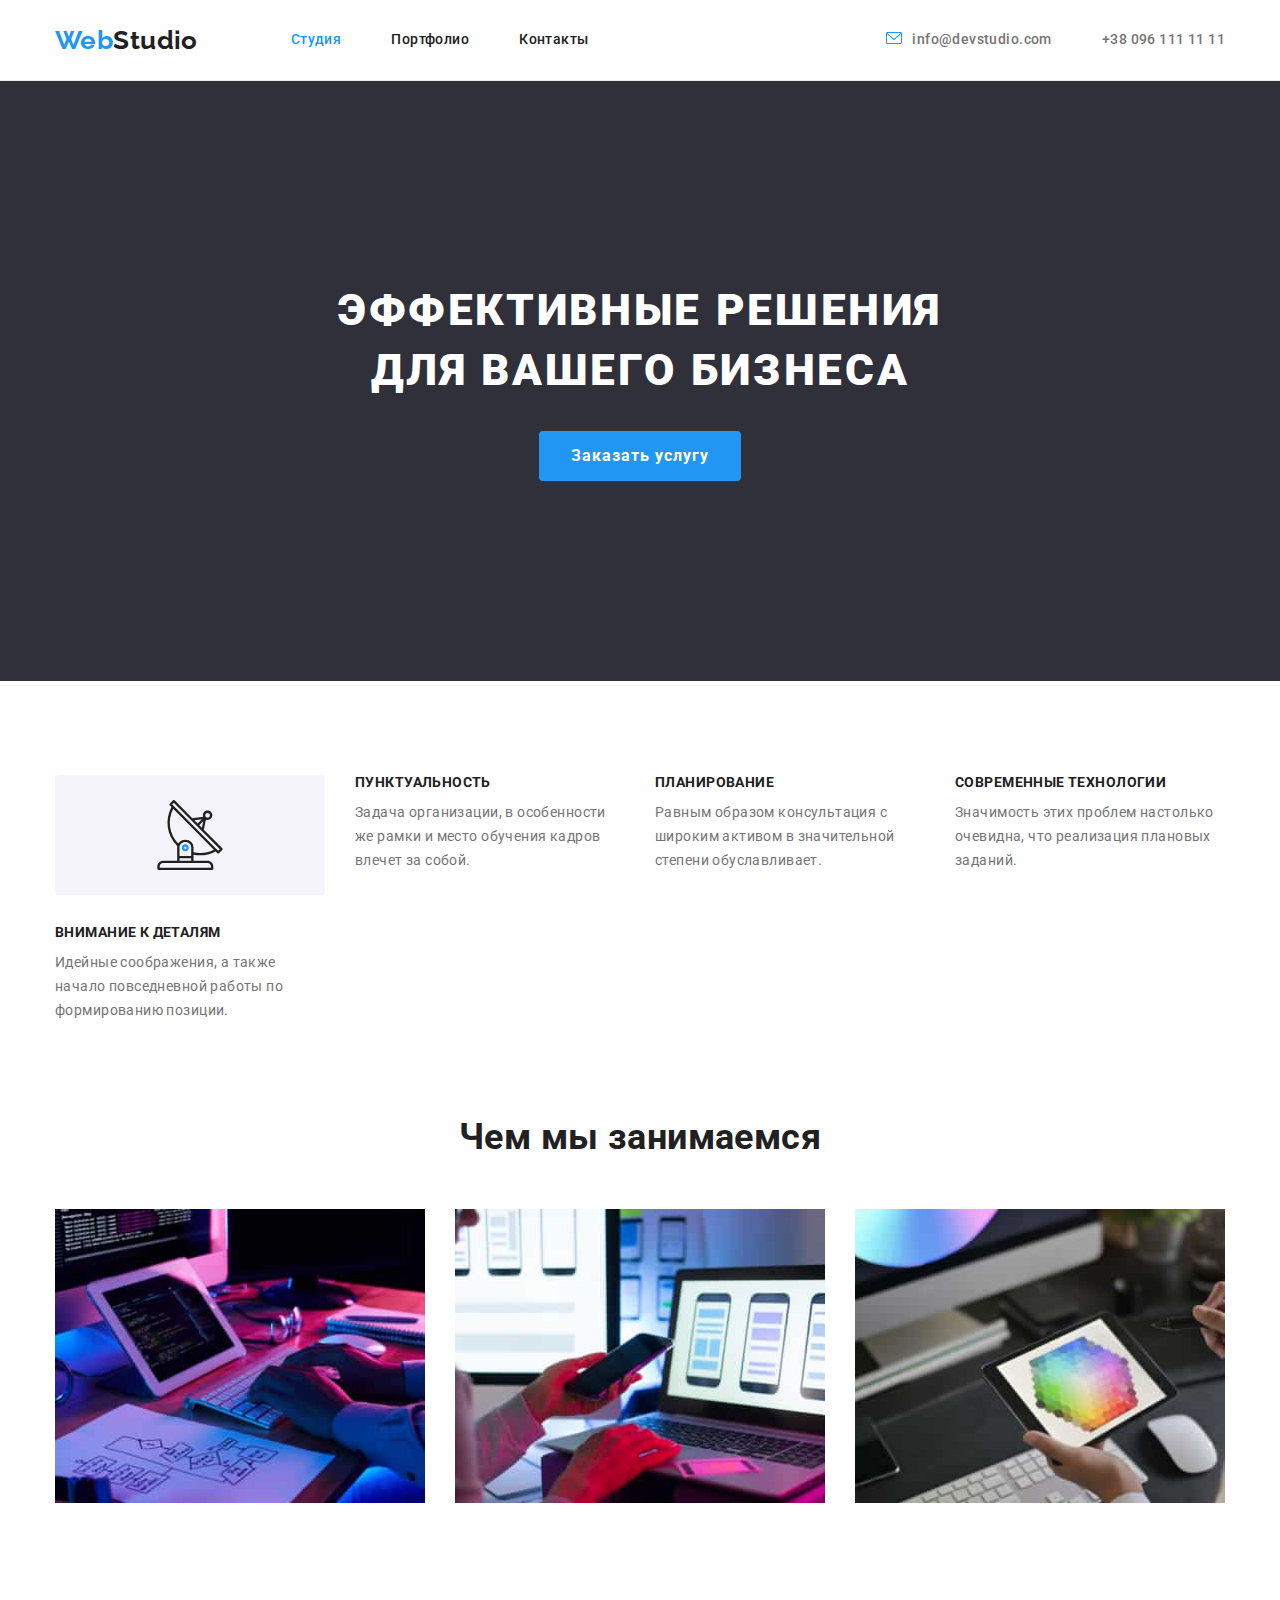
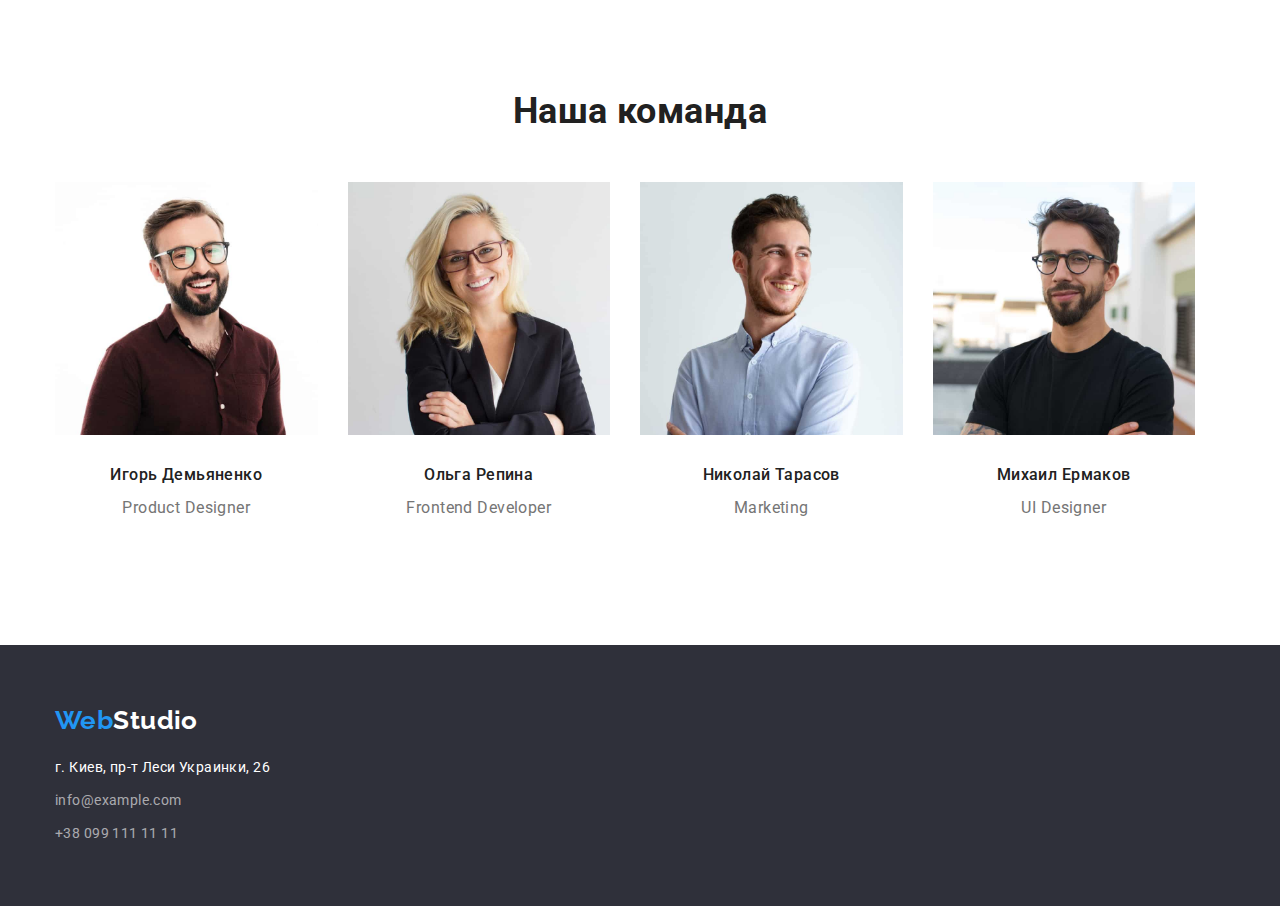
<file: index.html>
<!DOCTYPE html>
<html lang="ru">
<head>
    <meta charset="UTF-8">
    <meta http-equiv="X-UA-Compatible" content="IE=edge">
    <meta name="viewport" content="width=device-width, initial-scale=1.0">
    <title>Студия</title>
    <link href="https://fonts.googleapis.com/css2?family=Raleway:wght@700&family=Roboto:wght@400;500;700;900&display=swap"
      rel="stylesheet"
    />
    <link rel="stylesheet" href="https://cdnjs.cloudflare.com/ajax/libs/modern-normalize/1.1.0/modern-normalize.min.css">
    <link rel="stylesheet" href="css/style.css">
</head>
<body>
    <header class="line-header" >
        <div class="conteiner nav-header">
            <nav class="nav">
                <a class="logo" href="#"> <span class="web">Web</span><span class="studio">Studio</span></a>
                <ul class="nav-line">
                    <li class="nav-list"><a  href="#" class="nav-button current ">Студия</a></li>
                    <li class="nav-list"><a  href="./portfolio.html" class="nav-button">Портфолио</a></li>
                    <li class="nav-list"><a  href="#" class="nav-button">Контакты</a></li>
                </ul>
            </nav>
                <ul class="nav-item">
                    <li class="nav-list "> <a class="nav-button icon-convert" href="mailto:info@devstudio.com" >info@devstudio.com</a></li>
                    <li class="nav-list"><a  href="tel:+380961111111"  class="nav-button">+38 096 111 11 11</a></li>
                </ul>
        </div>       
        </header>
        <main>
        <section class=" section header-color">
            <h1 class="header">Эффективные решения для вашего бизнеса</h1>
            <button  type="button" class="header-button ">Заказать услугу</button>
           
       
    </section>
    
        <section class="section hide-item">
            <div class="conteiner ">
                <h2 class="hide">Особенности</h2>
                <ul class="feature">
                    <li class="feature-item icon-anten">
                        <h3 class="title" >Внимание к деталям</h3>
                        <p class="paragraph">Идейные соображения, а также начало повседневной работы по формированию позиции.</p>
                    </li>
                    <li class="feature-item">
                        <h3 class="title">Пунктуальность</h3>
                        <p class="paragraph">Задача организации, в особенности же рамки и место обучения кадров влечет за собой.</p>
                    </li>
                    <li class="feature-item">
                        <h3 class="title">Планирование</h3>
                        <p class="paragraph">Равным образом консультация с широким активом в значительной степени обуславливает.</p>
                    </li>
                    <li class="feature-item">
                        <h3 class="title">Современные технологии</h3>
                        <p class="paragraph">Значимость этих проблем настолько очевидна, что реализация плановых заданий.</p>
                    </li>
                </ul>
            </div>
        
        </section>
    
    
        <section class="section">
            <div class="conteiner">
                <h2 class="title-work">Чем мы занимаемся</h2>
            <ul class="title-img">
                <li class="work-studio"> <img src="./images/studio/box_1.jpg" alt="Создаем программный продукт" width="370"> </li>
                <li class="work-studio"> <img src="./images/studio/box_2.jpg" alt="Работа во всех типах устройств" width="370"></li>
                <li class="work-studio"> <img src="./images/studio/box_3.jpg" alt="Работаем над цветокоррекцией" width="370"></li>
            </ul>
            </div>
        </section>
    
    
        <section class=" section team">
            <div class="conteiner">
                <h2 class="title-work">Наша команда</h2>
            <ul class="work-team">
                <li class="work-people"> <img src="./images/studio/img_1.jpg" alt="Игорь Демьяненко" width="270"> <div class="img-people"> <h3 class="img-work">Игорь Демьяненко</h3> <p class="paragraph">Product Designer</p></div></li>
                <li class="work-people"> <img src="./images/studio/img_2.jpg" alt="Ольга Репина" width="270"> <div  class="img-people"> <h3 class="img-work">Ольга Репина</h3> <p class="paragraph">Frontend Developer</p></div></li>
                <li class="work-people"> <img src="./images/studio/img_3.jpg" alt="Николай Тарасов" width="270"> <div class="img-people"> <h3 class="img-work">Николай Тарасов</h3> <p class="paragraph">Marketing</p></div></li>
                <li class="work-people"> <img src="./images/studio/img_4.jpg" alt="Михаил Ермаков" width="270"> <div class="img-people"> <h3 class="img-work">Михаил Ермаков</h3> <p class="paragraph">UI Designer</p></div></li>
            </ul>
            </div>
        </section>
    
    </main>
    
        <footer class=" section footer ">
            <div class="conteiner ">
                <a href="#" class="logo"><span class="web">Web</span>Studio</a>
            <address class="fooret-address">
                <ul>
                    <li class="footer-item"> <a class="footer-button" href="https://goo.gl/maps/piqngm7oDQpEDh6u6" target="_blank" rel="noopener nofollow noreferrer">г. Киев, пр-т Леси Украинки, 26</a></li>
                    <li class="footer-item"> <a class="footer-button connect" href="mailto:info@devstudio.com">info@example.com</a></li>
                    <li class="footer-item"> <a class="footer-button connect" href="tel:+380991111111">+38 099 111 11 11</a> </li>
                </ul>
            </address>
            </div>
        </footer>
    
</body>
</html>
</file>
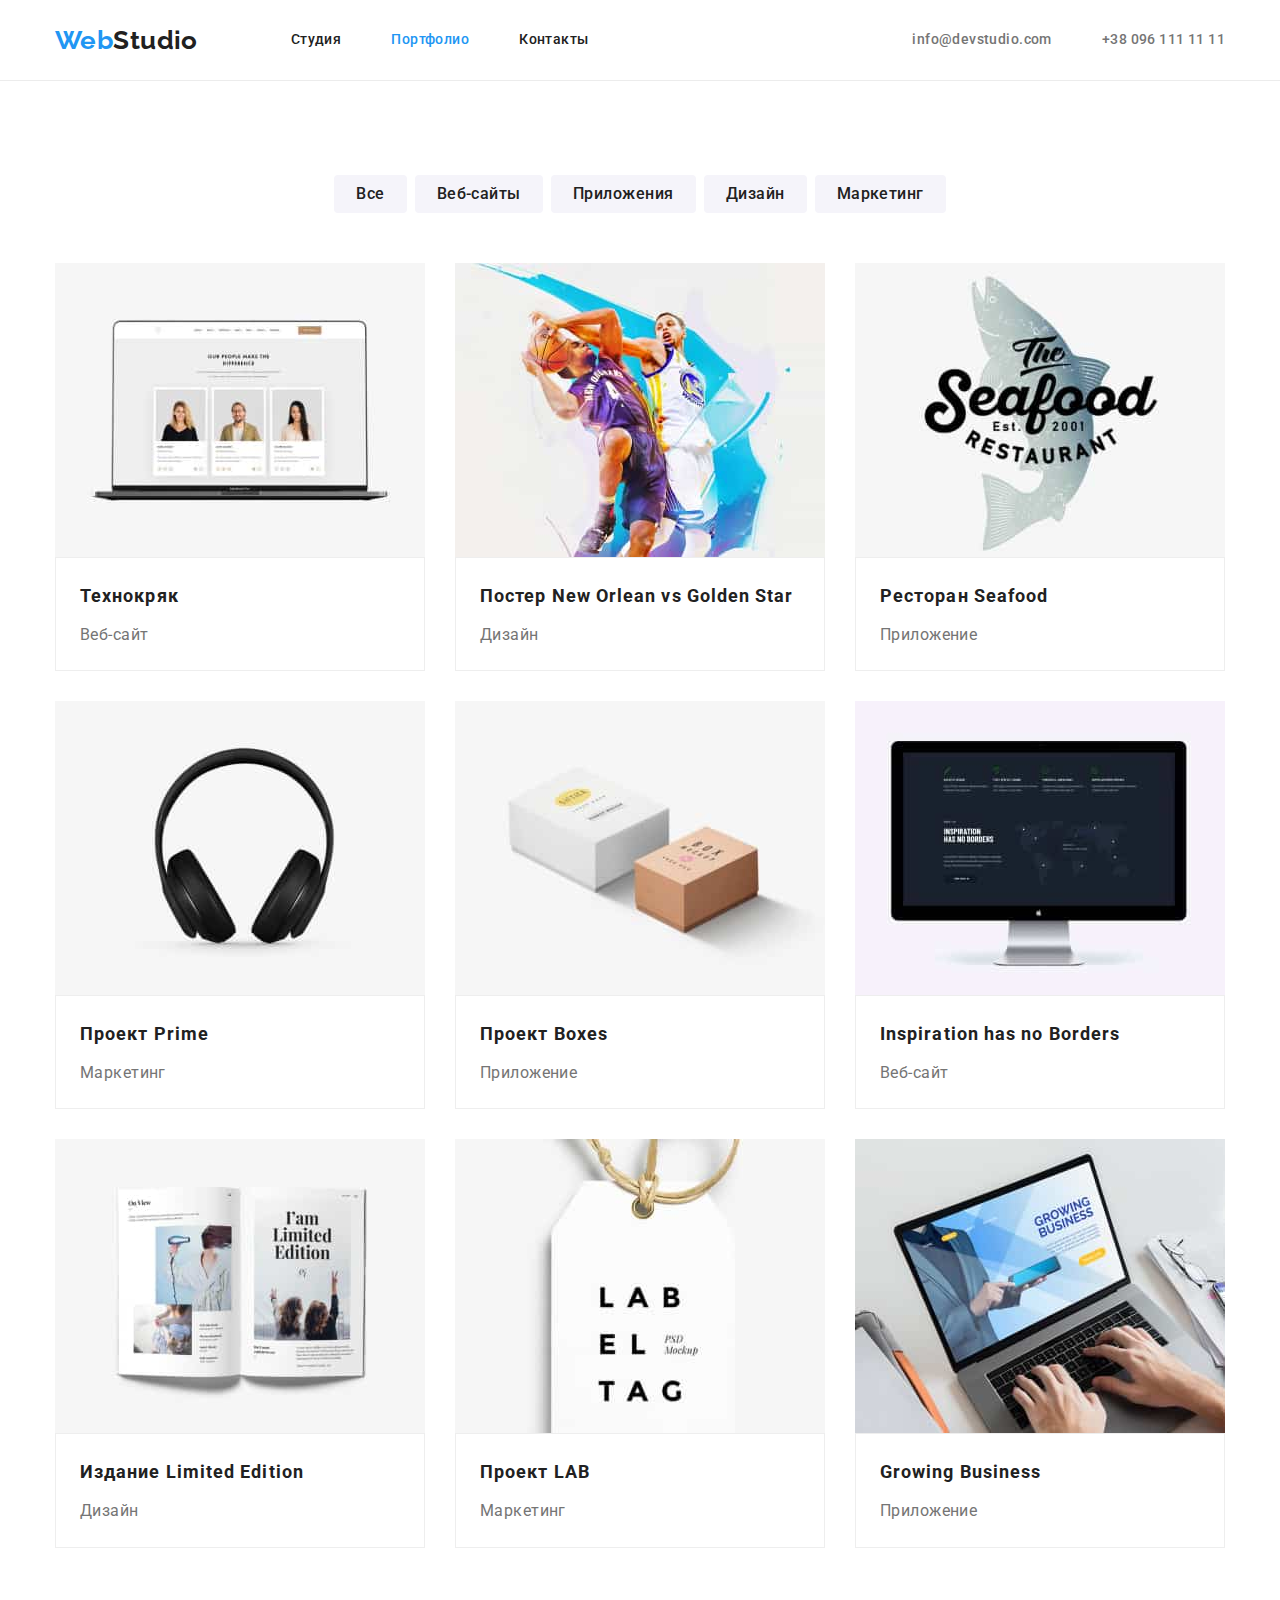
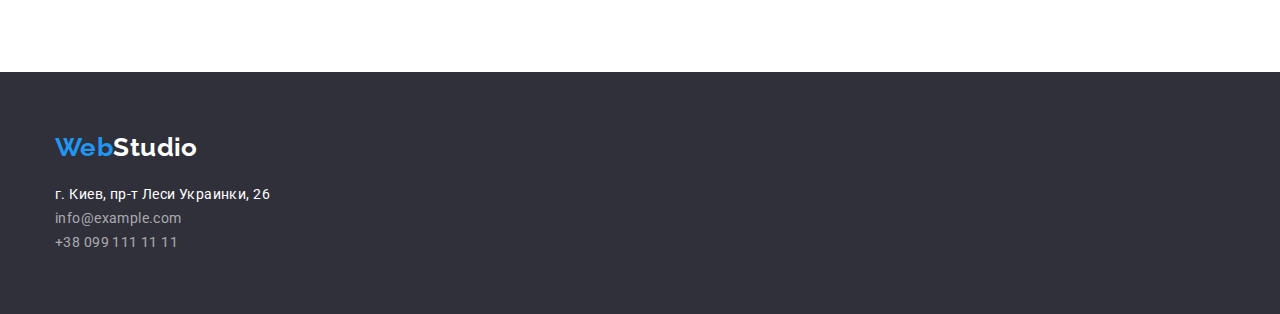
<file: portfolio.html>
<!DOCTYPE html>
<html lang="ru">
<head>
    <meta charset="UTF-8">
    <meta http-equiv="X-UA-Compatible" content="IE=edge">
    <meta name="viewport" content="width=device-width, initial-scale=1.0">
    <title>Портфолио</title>
    <link href="https://fonts.googleapis.com/css2?family=Raleway:wght@700&family=Roboto:wght@400;500;700;900&display=swap"
      rel="stylesheet"
    />
    <link rel="stylesheet" href="https://cdnjs.cloudflare.com/ajax/libs/modern-normalize/1.1.0/modern-normalize.min.css">
    <link rel="stylesheet" href="css/style.css">
</head>
<body>
    <header class="line-header" >
        <div class="conteiner nav-header">
            <nav class="nav">
                <a class="logo" href="#"><span class="web">Web</span><span class="studio">Studio</span></a>
                <ul class="nav-line">
                    <li class="nav-list"><a class="nav-button" href="./index.html">Студия</a></li>
                    <li class="nav-list"><a class="nav-button current" href="#">Портфолио</a></li>
                    <li class="nav-list"><a class="nav-button" href="#">Контакты</a></li>
                </ul>
            </nav>
                <ul class="nav-item">
                    <li class="nav-list"> <a class="nav-button" href="mailto:info@devstudio.com">info@devstudio.com</a></li>
                    <li class="nav-list"><a class="nav-button" href="tel:+380961111111">+38 096 111 11 11</a></li>
                </ul>
        </div>
    </header>
    <main>
        <section class="section work">
            <div class="conteiner">
                <h1 class="hide"> Примери работ</h1>
            <ul class="portfolio-item">
                <li class="portfolio-line"> <button type="button" class="portfolio-button "> Все </button>  </li>
                <li class="portfolio-line"> <button type="button" class="portfolio-button "> Веб-сайты </button>  </li>
                <li class="portfolio-line"> <button type="button" class="portfolio-button "> Приложения </button>  </li>
                <li class="portfolio-line"> <button type="button" class="portfolio-button "> Дизайн </button>  </li>
                <li class="portfolio-line"> <button type="button" class="portfolio-button "> Маркетинг </button> </li>
            </ul> 
            <ul class="portfolio">
                <li class="portfolio-work"> <img src="./images/portfolio/img_4.jpg" alt="Веб-сайт"> <div class="portfolio-people">  <h2 class="img-portfolio">Технокряк</h2> <p class="paragraph">Веб-сайт</p></div>  </li>
                <li class="portfolio-work"> <img src="./images/portfolio/img_5.jpg" alt="Дизайн"> <div class="portfolio-people"> <h2 class="img-portfolio">Постер New Orlean vs Golden Star</h2> <p class="paragraph">Дизайн</p></div> </li>
                <li class="portfolio-work"> <img src="./images/portfolio/img_6.jpg" alt="Приложение"> <div class="portfolio-people"> <h2 class="img-portfolio">Ресторан Seafood</h2> <p class="paragraph">Приложение</p></div></li>
                <li class="portfolio-work"> <img src="./images/portfolio/img_7.jpg" alt="Маркетинг"> <div class="portfolio-people"> <h2 class="img-portfolio">Проект Prime</h2> <p class="paragraph">Маркетинг</p></div></li>
                <li class="portfolio-work"> <img src="./images/portfolio/img_8.jpg" alt="Приложение"> <div class="portfolio-people"> <h2 class="img-portfolio">Проект Boxes</h2> <p class="paragraph">Приложение</p></div></li>
                <li class="portfolio-work"> <img src="./images/portfolio/img_9.jpg" alt="Веб-сай"> <div class="portfolio-people"> <h2 class="img-portfolio">Inspiration has no Borders</h2> <p class="paragraph">Веб-сайт</p></div></li>
                <li class="portfolio-work"> <img src="./images/portfolio/img_10.jpg" alt="Дизайн"> <div class="portfolio-people"> <h2 class="img-portfolio">Издание Limited Edition</h2> <p class="paragraph">Дизайн</p></div></li>
                <li class="portfolio-work"> <img src="./images/portfolio/img_11.jpg" alt="Маркетинг"> <div class="portfolio-people"> <h2 class="img-portfolio">Проект LAB</h2> <p class="paragraph">Маркетинг</p></div></li>
                <li class="portfolio-work"> <img src="./images/portfolio/img_12.jpg" alt="Приложение"> <div class="portfolio-people"> <h2 class="img-portfolio">Growing Business</h2> <p class="paragraph">Приложение</p></div></li>
            </ul>
            </div>
        </section>
    
    </main>
    <footer class="section footer">
        <div class="conteiner">
            <a href="#" class="logo"><span class="web">Web</span>Studio</a>
        <address class="fooret-address">
            <ul>
                <li> <a class="footer-button" href="https://goo.gl/maps/piqngm7oDQpEDh6u6" target="_blank" rel="noopener nofollow noreferrer">г. Киев, пр-т Леси Украинки, 26</a></li>
                <li> <a class="footer-button connect" href="mailto:info@devstudio.com">info@example.com</a></li>
                <li> <a class="footer-button connect" href="tel:+380991111111">+38 099 111 11 11</a> </li>
            </ul>
        </address>
        </div>
    </footer>

</body>
</html>
</file>
<file: css/style.css>
/*color: #212121;*/
/*color: #757575;*/
/*color: #2196F3;*/
/* bragraund #E5E5E5 */
/*  color secstion #F5F4FA */


:root {
    --main-color: #212121;
    --paragraph-color: #757575; 
    --changes-color: #2196F3;
}
body {
     
     color:var(--main-color); 
     font-family: Roboto,sans-serif;
     font-size: 14px;
     letter-spacing: 0.03em;
    }
    a {
        color: inherit; 
    }
    ul {
        list-style: none;
        padding: 0px;
        
    }
    h1,h2,h3,p,ul {
        margin: 0;
    }
    img {
        display: block;
        max-width: 100%;
        height: auto;
    }
    
    .conteiner {
        max-width: 1200px; 
        margin: 0 auto;
        padding: 0 15px;
    }
    .section {
        padding-bottom: 94px;
    }
    .line-header{
        border-bottom: 1px solid #ECECEC;
        
    }
    
    .header {
        width: 696px;
        margin-right: auto;
         margin-left:auto;
        text-align: center;
        
    }
     
     .nav-line{
        display: flex;
}
.nav-item .nav-list + .nav-list{
    margin-left: 50px;
} 
    .nav-line  .nav-list{
        margin-right: 50px;
       
    } 
    .nav-line  :last-child{
        margin-right: 0px;
    }
    .nav-item {
        display: flex;
        color: #757575;
    }
    .logo {
        color: #FFFFFF;
        font-family: Raleway,sans-serif;
        font-size: 26px;
        font-weight: 700;
        line-height: 1.19;
        margin-right: 93px;
      
    }
    .studio {
        color:var(--main-color);
    }
    .web {
        color:var(--changes-color);
    }
  address {
    font-style: normal;
  }
  h1 {
    color: #FFFFFF;
    font-family:Roboto, sans-serif ;
    font-size: 44px;
    font-weight: 900;
    line-height: 1.36;
    letter-spacing: 0.06em;
    
    text-transform: uppercase;
    
  }
  button{
    background-color:var(--changes-color);
    color: #FFFFFF;
    font-family: Roboto,sans-serif;
    font-size: 16px;
    font-weight: 700;
    line-height: 1.9;
    letter-spacing: 0.06em;
    border: none;
    
    text-align: center;
  }
 a {
    text-decoration: none;
 }
 .nav-header {
    display: flex;
    justify-content: space-between;
 }
  .nav {
    display: flex; 
    align-items: center;
  }
  
 .nav-button {
    display: block;
    padding-top: 32px;
    padding-bottom: 32px;
    
    font-weight: 500;
    line-height: 1.14;
 }
 .icon-convert::before{
    content: "";
    display: inline-block;
    height: 12px;
    width: 16px;
  
    background-image: url(../images/envelope\ \(hover\).svg);
    background-position: center;
    margin-right: 10px;
    background-repeat: no-repeat;
    
 }
 .nav .current{
    color:var(--changes-color);
 }
    .nav-button:hover,
    .nav-button:focus{
        color:var(--changes-color);
    }
    
    .conteiner.item {
        margin-top: 94px;
    } 
    .hide {
        position: absolute;
        width: 1px;
        height: 1px;
        margin: -1px;
        border: 0;
        padding: 0;
        
        white-space: nowrap;
        clip-path: inset(100%);
        clip: rect(0 0 0 0);
        overflow: hidden;
      }
    .header-color{
        background: #2F303A;
        /* width: 1600px;
        height: 600px; */
        margin-left:auto;
        margin-right: auto;
       
    }
    .section.header-color {
        padding-top: 200px;
        padding-bottom: 200px;
    }
    
    .header-button{
        display: block; 
         text-align: center;
         text-decoration: none;
         
         padding: 10px 32px;
        border-radius: 4px;
        margin: 0px auto;
        margin-top: 30px;
      cursor: pointer;
    }
    .header-button:hover,
    .header-button:focus{
       background-color: #188CE8;
    }
    .section.hide-item {

    padding-top: 94px;
        
    } 
    .feature{
        display: flex;
        justify-content: space-between;
    }
    .feature li{
       width: 270px;
    }
    .feature-item {
        margin-right: 30px;
    }
    .feature :last-child{
        margin-right: 0px;
    }
    .icon-anten::before{
        content: "";
        display: block;
        height: 120px;
        width: 270px;
        background-image: url(../images/Group\ 1.svg);
        background-position: center;
        background-repeat: no-repeat;
        background-size: contain;
        margin-bottom: 30px;
    }
    .title {
        font-size: 14px;
        font-weight: 700;
        line-height: 1.14;
        text-transform: uppercase;

        padding-bottom: 10px;
    }
    .feature p{
        font-size: 14px;
    }
    .section.team{
      padding-top: 94px;  
       
    }

    .title-work {
        font-size: 36px;
        font-weight: 700;
        line-height: 1.16;
        width: 376px; 
        margin: auto;
        text-align: center;

    }
    
    .work-studio {
        margin-right: 30px;
    }
    .title-img :last-child{
        margin-right: 0px;
    }

    .title-img{
        display: flex;
        margin-top: 50px;
        
       
    }
    .work-team{
        display: flex;
        justify-content: space-between;
        margin-top: 50px;
    }
    .work-people{
        margin-right: 30px;
        text-align: center;
    }
    .work-team :last-child{
        padding-right: 0px;
    }
    .img-work {
        font-size: 16px;
        font-weight: 500;
        line-height: 1.19;
        margin-bottom: 10px;
        
       
    }
    .paragraph {
        color: var(--paragraph-color);
        font-size: 16px;
        line-height: 1.71;
       
    }
    .img-people{
        padding-top: 30px;
        padding-bottom: 30px;
        
    }
    .footer {
        background-color: #2F303A;
        
    }
    .footer-button{
        color: #FFFFFF;
        font-weight: 400;
        line-height: 1.71;
        
        
    }
    .footer-item{
        margin-bottom: 9px;
        
    }
    .footer-item:last-child{
        margin-bottom: 0px;

    }
    
    .footer-button:hover,
    .footer-button:focus{
        color:var(--changes-color);
    }
    .footer-button.connect{
        color: rgba(255, 255, 255, 0.6);
    }
    .footer-button.connect:hover,
    .footer-button.connect:focus{
        color:var(--changes-color);
    }

    .portfolio-item{
        display: flex;
        justify-content: center;
        
    }
    .portfolio-line{
        margin-right: 8px;
    }
    .portfolio-line:last-child{
        margin-right: 0px;
    }
    .portfolio-item .portfolio-button{
        display: block;
        padding: 6px 22px;
        
    }
    .portfolio-item .portfolio-button :last-child {
        margin-left: 0px;
    }
    .img-portfolio {
        font-size: 18px;
        font-weight: 700;
        line-height: 2;
        letter-spacing: 0.06em;
        margin-bottom: 6px;
    }
    .portfolio-people {
        padding: 20px 24px;
        border: 1px solid #EEEEEE;
        
    }
    .portfolio-people .paragraph{
        line-height: 1.9;
    }
    .portfolio {
        display: flex;
        flex-wrap: wrap;
        margin-top: 50px;
        
    }
    
    .portfolio-work {
        width: 370px;
        margin-right: 30px;
        margin-bottom: 30px;
        
    }
    

    .portfolio :nth-child(3n+3){
        margin-right: 0px;
    }
    .portfolio-button{
        color:var(--main-color);
        background-color: #F5F4FA;
        font-weight: 500;
        line-height: 1.6;
        border-radius: 4px;
        letter-spacing: 0.03em;
    }
    .portfolio-button:hover,
    .portfolio-button:focus{
        background-color:var(--changes-color);
        color:#FFFFFF ;
    }
    .portfolio-button,.pointer {cursor: pointer;}; 
    
    .portfolio-people{
        outline: 2px solid tomato;
        border: 1px solid #EEEEEE;
    }
    
    
    .footer{
        padding-top: 60px;
        padding-bottom: 60px;
    }
    .fooret-address{
        margin-top: 20px;
    }
    .section.work {
        padding-top: 94px;
    }
    .section.feature{
        padding-bottom: 0px;
    }
</file>
